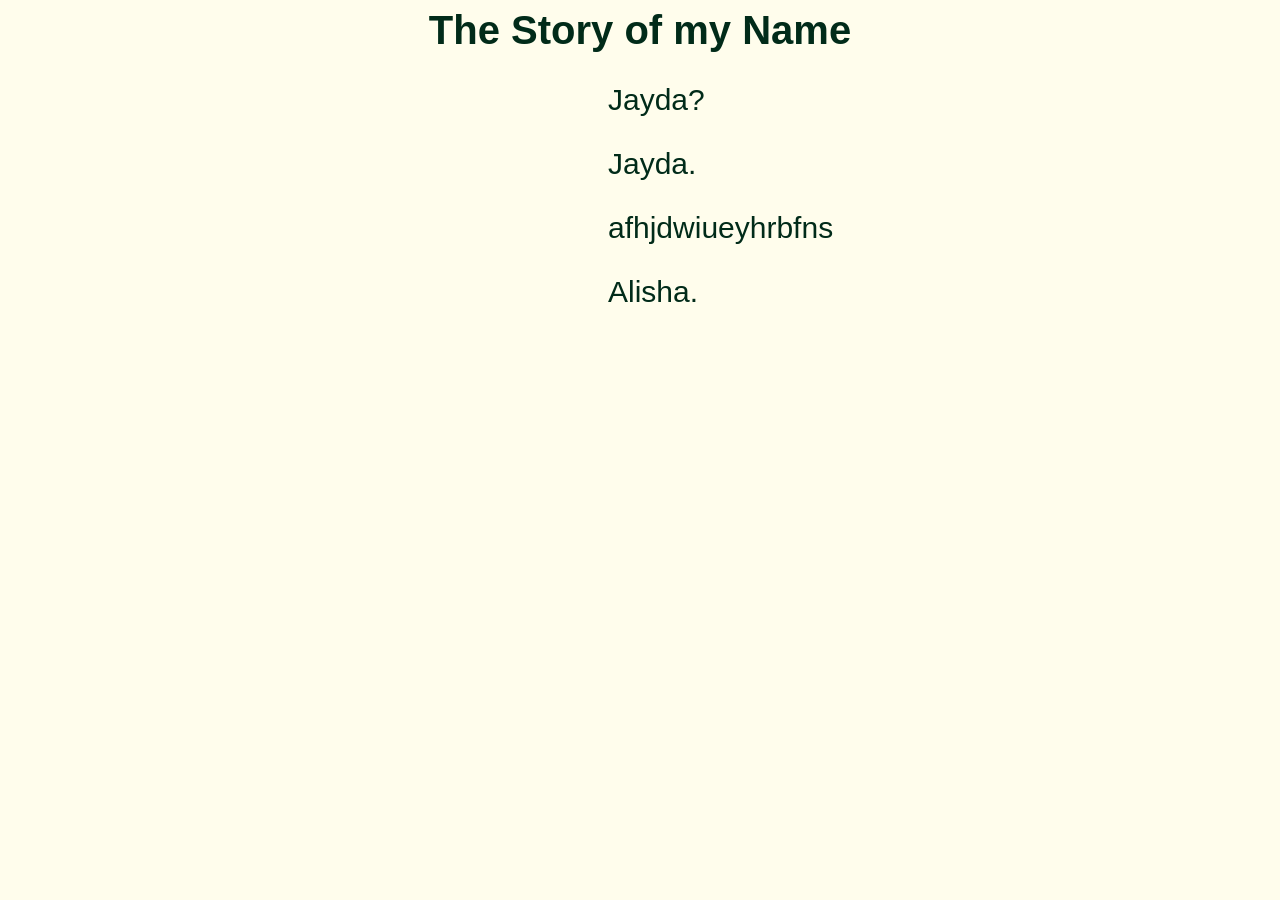
<file: index.html>
<html>
  <head>
    <title>Alisha's Site</title>
    <style>
    /* CSS goes here */
    body {
      background-color: #FFFDEC;
      color: #012B19;
      text-align: center;
      font-size: 20px;
      font-family: Helvetica;
    }

    .Alok1 {
      text-align: left;
      font-size: 30px;
      margin-right: 600px;
      margin-left: 600px;
    }
    .Alok2 {
      text-align: left;
      font-size: 30px;
      margin-right: 600px;
      margin-left: 600px;
    }
    .Neha1 {
      text-align: right;
      font-size: 30px;
      margin-right: 600px;
      margin-left: 600px;
    }
    .Neha2 {
      text-align: right;
      font-size: 30px;
      margin-right: 600px;
      margin-left: 600px;
    }
  /* CSS STOPS here */
    </style>
  </head>
<!-- HTML goes here! -->
  <body>
    <h1>The Story of my Name</h1>

<div class="Neha1">

    <p>  Jayda?
      </p>
  </div>

<div class="Alok1">

    <p>  Jayda.
      </p>
  </div>

  <div class="Neha2">

      <p>  afhjdwiueyhrbfns
        </p>
    </div>

  <div class="Alok2">

      <p> Alisha.</p>
    </div>


  </body>
</html>
<!-- HTML STOPS here! -->
</file>
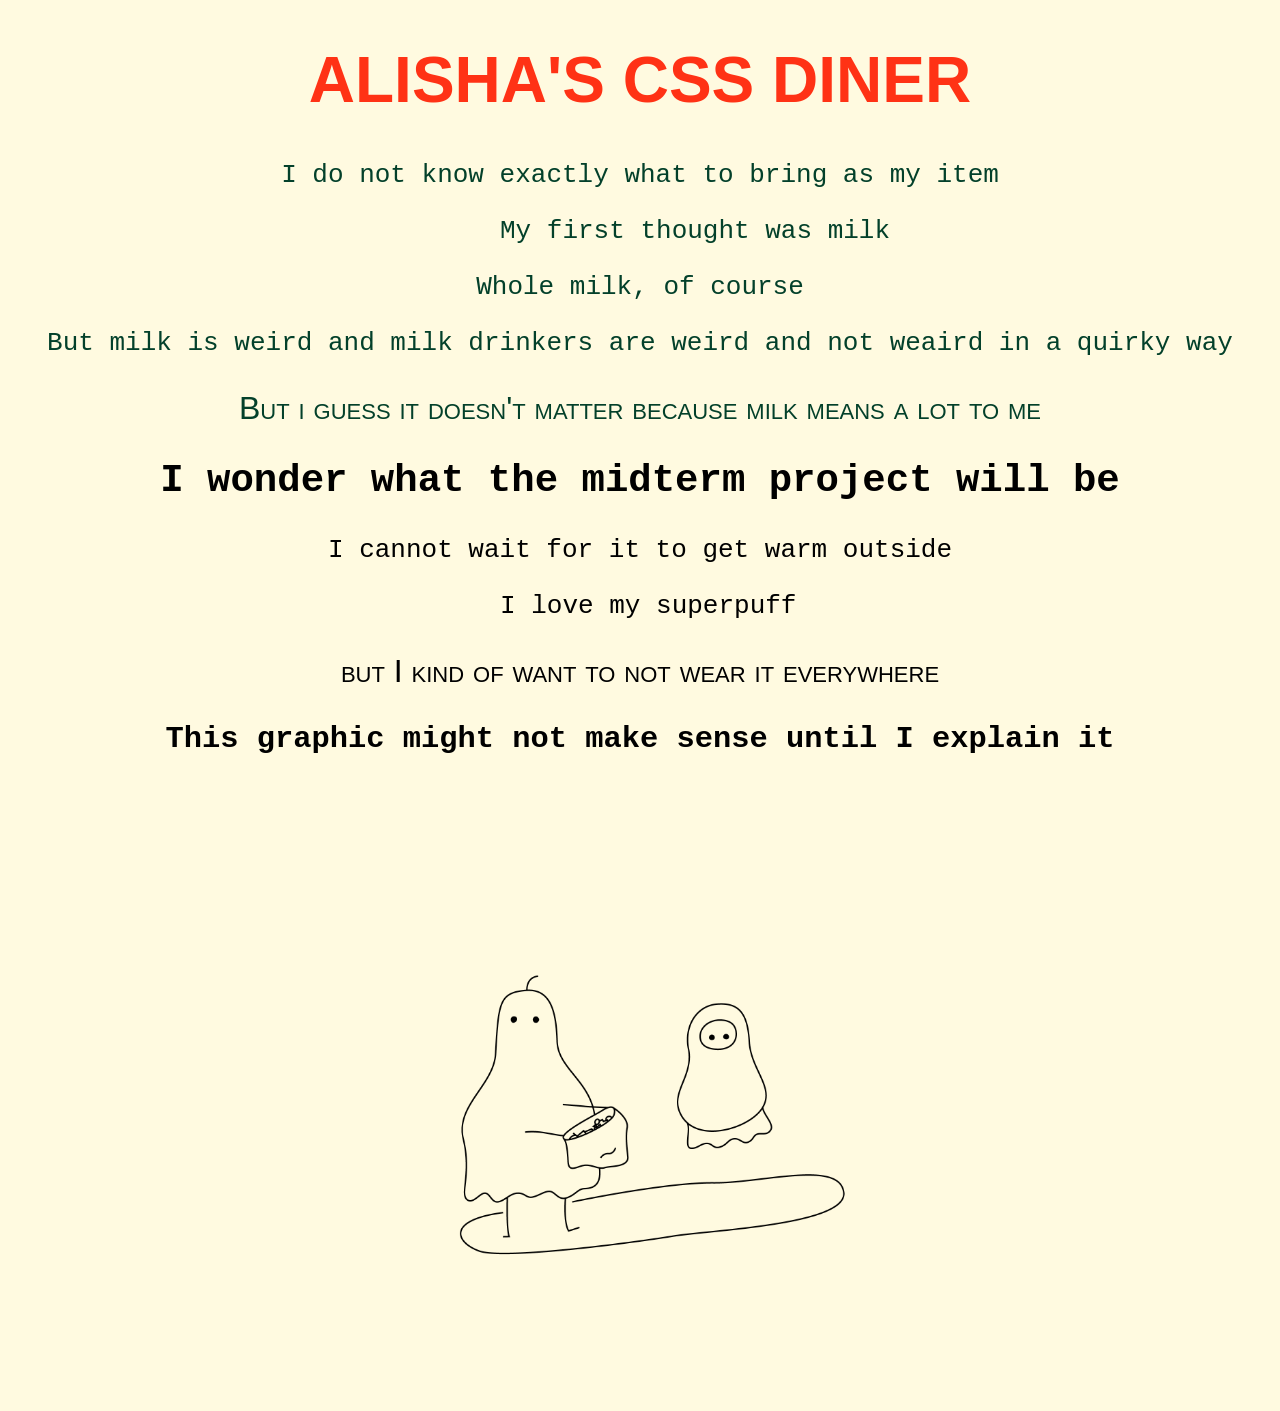
<file: css-diner:/index.html>
<!DOCTYPE html>
<html lang="en">

<head>
  <meta name="viewport" content="width=device-width, initial-scale=1">
  <link rel="stylesheet" type="text/css" href="style.css">
  <title>Alisha's CSS Diner</title>
</head>

<body>
  <h1 id="Header1">ALISHA'S CSS DINER</h1>
  <div class="very_classy">
    <p> I do not know exactly what to bring as my item</p>
    <p> My first thought was milk</p>
    <p> Whole milk, of course</p>
    <p> But milk is weird and milk drinkers are weird and not weaird in a quirky way</p>
    <p> But i guess it doesn't matter because milk means a lot to me</p>
  </div>
  <h2 id="header2">I wonder what the midterm project will be</h2>
  <div class="even_classier">
    <p> I cannot wait for it to get warm outside</p>
    <p> I love my superpuff </p>
    <p> but I kind of want to not wear it everywhere </p>
  </div>
  <h3 id="header3">This graphic might not make sense until I explain it</h3>
  <img src="images/trick_o_treat.png">
</body>

</html>
</file>
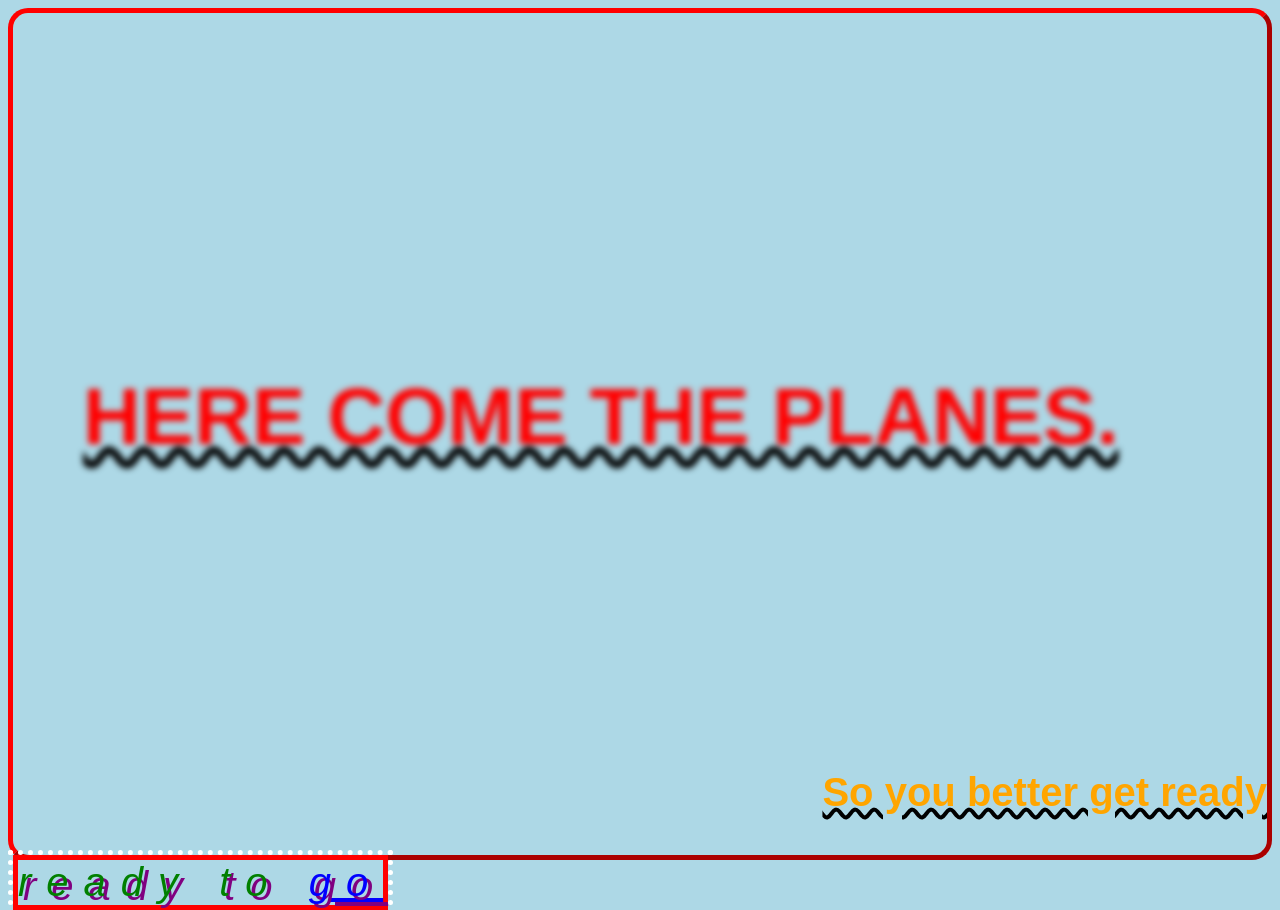
<file: here-come-the-planes/index.html>
<!DOCTYPE html>
<html>
  <head>
    <title>Alisha's Webring</title>
    <style>
      /* CSS goes here */
        body {
          background-color: lightblue;
          text-align: center;
          font-size: 40px;
          font-family: helvetica;
          border-style: outset;
          border-width: thick;
          border-color: red;
          border-radius: 20px;
          text-decoration: underline;
          text-decoration-style: wavy;
        }
        body:hover {
          background-image: repeating-linear-gradient(tomato, yellow 10%, hotpink 20%);
        }
        body:active{
          filter:invert(.8);
        }
        h1:hover {
          text-decoration: line-through;
          transform: rotate(30deg);
        }
        h1{
          text-indent: 70px;
          padding-top: 50px;
          color: red;
          text-align: left;
          text-transform: uppercase;
          position: relative;
          line-height: 600px;
          filter:blur(3px)
        }
        p:hover {
          text-shadow: 2px 2px 4px #000000;
          transform: scaleY(3.5);
          opacity: 0.5;
        }
        p{
          font-weight: bold;
          color: orange;
          text-align: right;
          word-wrap: break-word;
        }
        p2{
          letter-spacing: 15px;
          text-shadow: 5px 4px purple;
          font-style: italic;
          color: green;
          border: 5px solid red;
          outline: 5px dotted white;
          float: left;
        }
        p2:hover{
          transform:rotate3d(1, 1, 1, 45deg);
        }
        a{
          color: blue;
        }
        a:hover {
          filter: saturate(6);
          color: hotpink;
          background-image: linear-gradient(red, yellow);
        }
        a:visited {
        color: yellow;
        }
      /* CSS STOPS here */
    </style>
    </head>

  <!-- HTML goes here! -->
    <body>
      <h1>Here come the planes.</h1>
      <p> So you better get ready </p>
      <p2>ready to <a href="http://fionanicole.github.io/web-nyu-idm/here-come-the-planes">go</a>
      </p2>
  </body>
</html>
  <!-- HTML STOPS here! -->
</file>
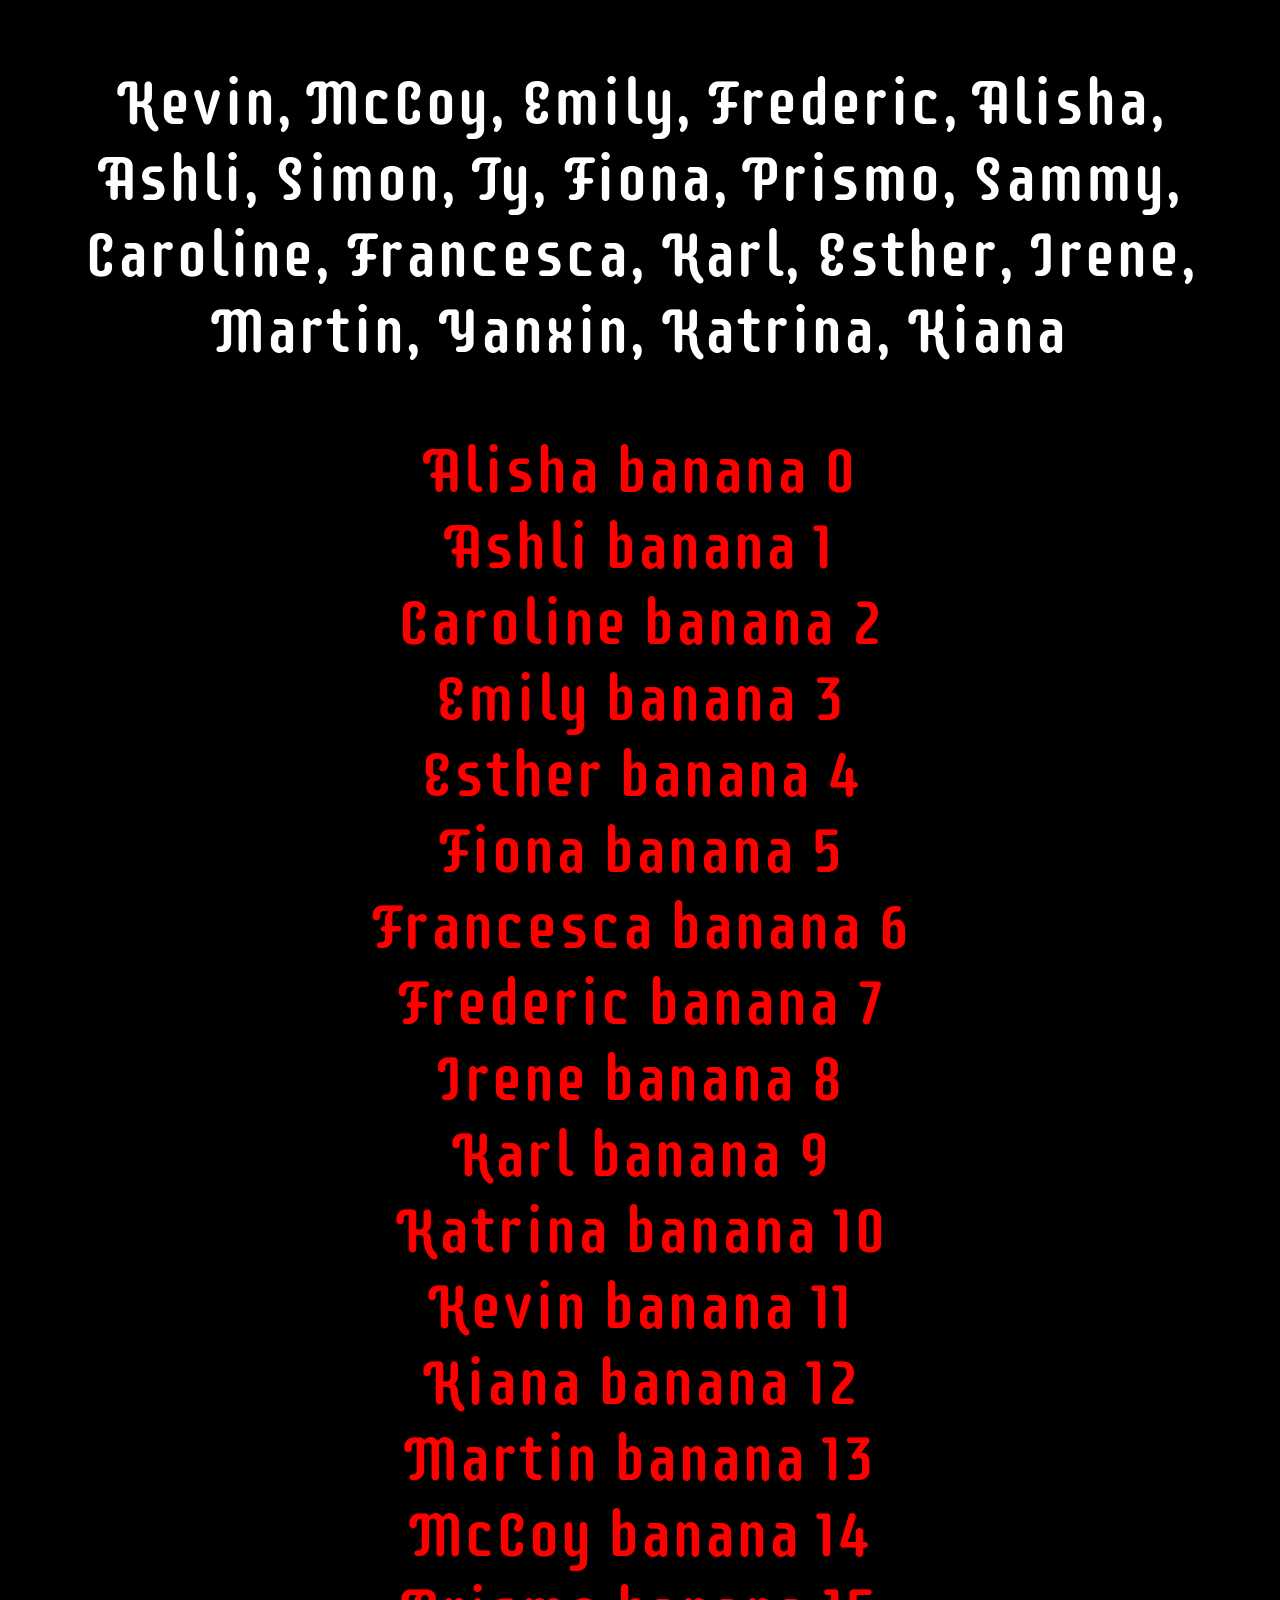
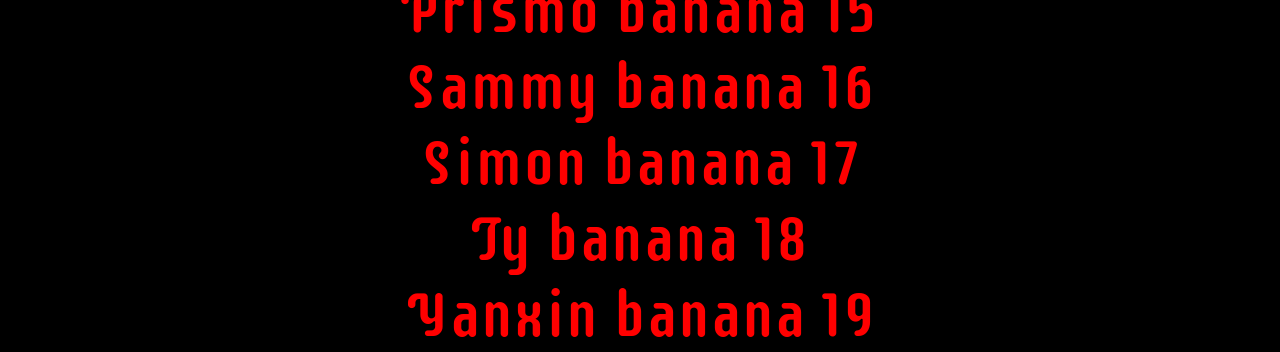
<file: javascript-playground/index.html>
<!DOCTYPE html>
<html>

<head>
  <!-- this line specifies the character set and helps you use emojis! -->
  <meta charset="utf-8">
  <!-- this line helps you make a responsive site -->
  <meta name="viewport" content="width=device-width,initial-scale=1">
  <script src="https://code.jquery.com/jquery-3.4.1.min.js" integrity="sha256-CSXorXvZcTkaix6Yvo6HppcZGetbYMGWSFlBw8HfCJo=" crossorigin="anonymous"></script>
  <link href="https://fonts.googleapis.com/css?family=Supermercado+One" rel="stylesheet">
  <link rel="stylesheet" href="main.css">
  <title>ARRAYS + LOOPS</title>
</head>

<body>
  <div class="allNames" id="name">
  </div>
  <div class="allNames" id="names">
  </div>
  <div class="allNames" id="sortedNames">
  </div>
  <div class="allNames" id="listNames">
  </div>
  <div class="challengeseven" id="alishasid">
    <p></p>
  </div>
</body>
  <script language="JavaScript" src="demo.js"></script>
  <script language="JavaScript" src="challenge.js"></script>
</html>
</file>
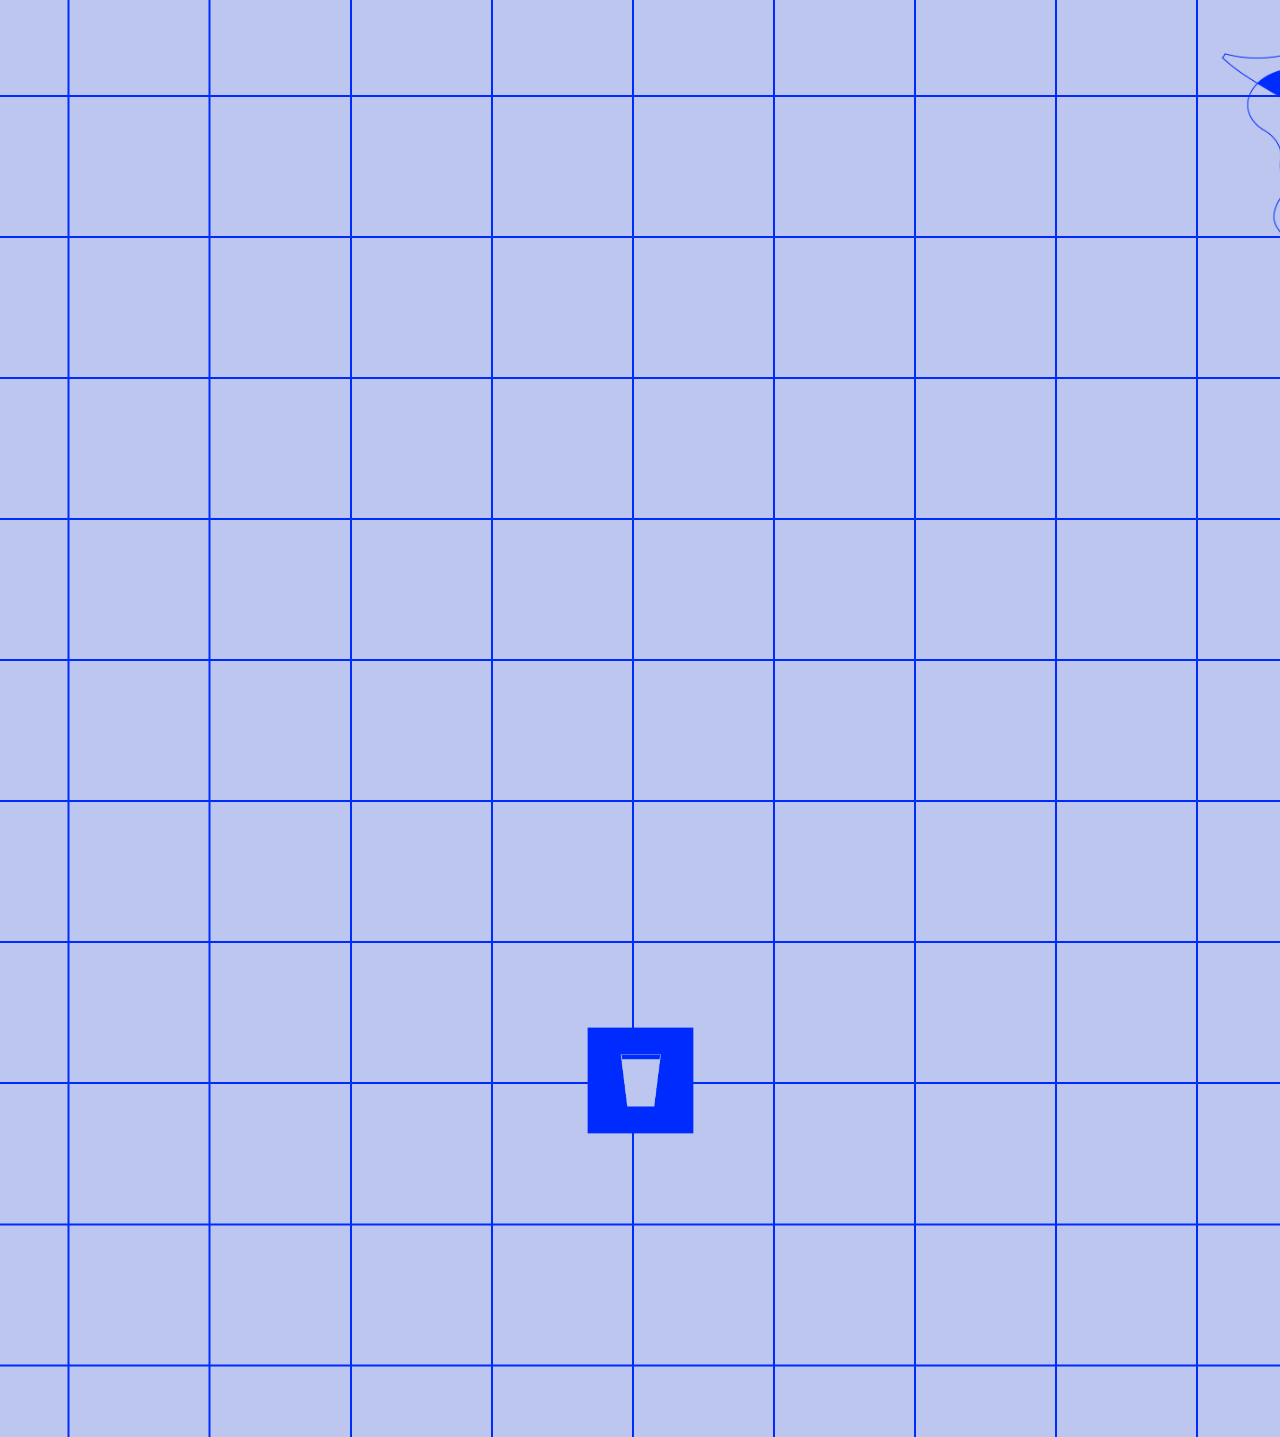
<file: object-meditation/index.html>
<!DOCTYPE html>
<html lang="en">

<head>
  <meta name="viewport" content="width=device-width, initial-scale=1">
  <link rel="stylesheet" type="text/css" href="pageonestyle.css">
  <title>S A D</title>
</head>

<body>
  <marquee behavior="scroll" direction="left">
    <img id="Marquee" src="images/clouds.png" alt="clouds" />
  </marquee>

  <a href="indextwo.html">
    <img id="milkOne" src="images/milkOne.png" alt="milk">
  </a>
</body>

</html>
</file>
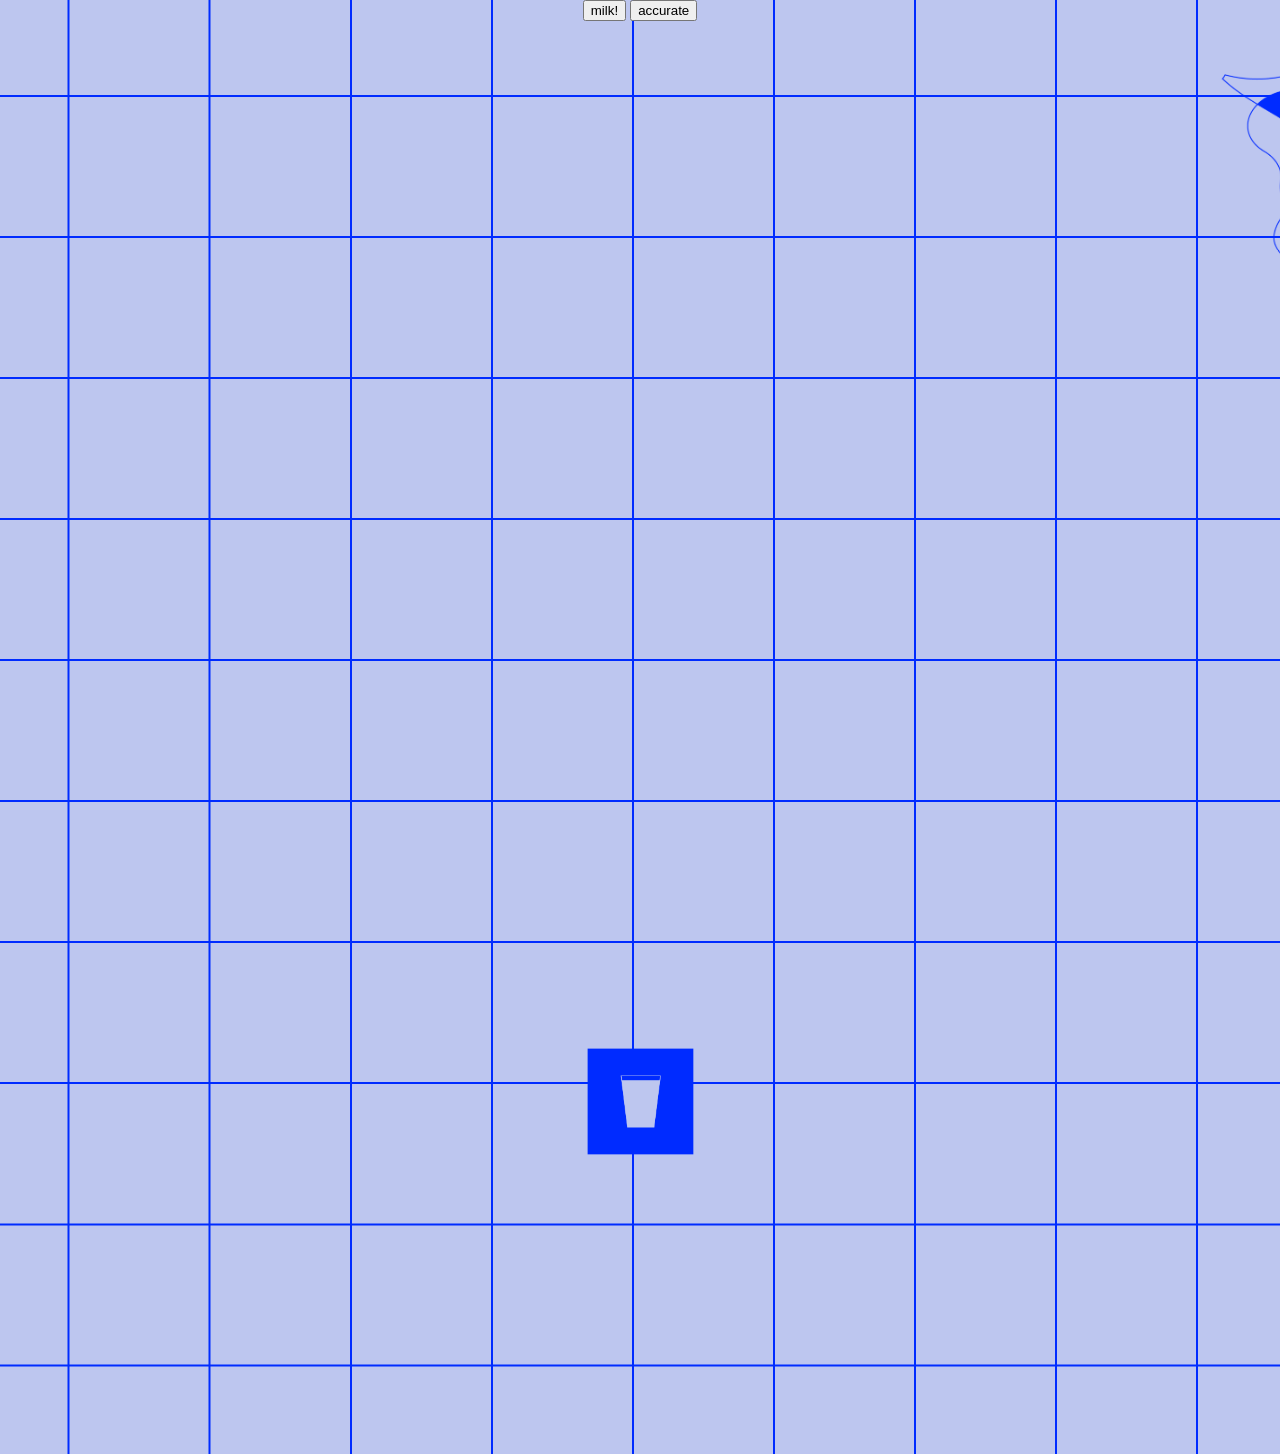
<file: midterm/PageOne/index.html>
<!DOCTYPE html>
<html lang="en">

<head>
  <script src="https://code.jquery.com/jquery-3.4.1.min.js" integrity="sha256-CSXorXvZcTkaix6Yvo6HppcZGetbYMGWSFlBw8HfCJo=" crossorigin="anonymous"></script>
  <script language="JavaScript" src="main.js"></script>
  <meta name="viewport" content="width=device-width, initial-scale=1">
  <link rel="stylesheet" type="text/css" href="pageonestyle.css">
  <title>S A D</title>
</head>

<body>
  <button id="milk">milk!</button>
  <button id="accurate">accurate</button>
  <marquee behavior="scroll" direction="left">
    <img id="Marquee" src="images/clouds.png" alt="clouds" />
  </marquee>
  <a href="../PageTwo/index.html">
    <img id="milkOne" src="images/milkOne.png" alt="milk">
  </a>
  <!-- <script type="text/javascript" src="script.js"></script> -->
</body>

</html>
</file>
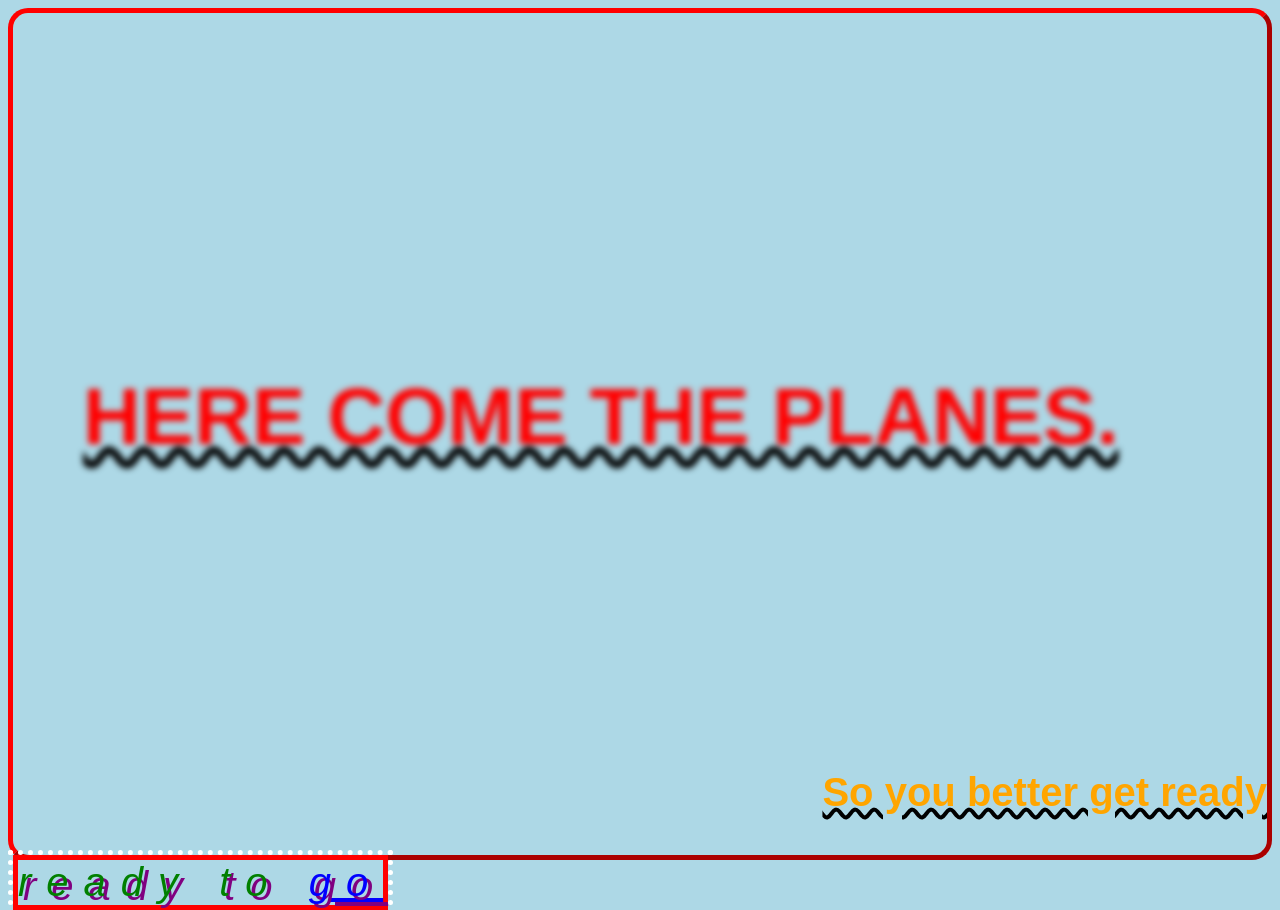
<file: here-come-the-planes/index-commented.html>
<!-- this is the very first thing in an html document, it is not an HTML tag, despite looking like one, and tells the browser what version of HTML to use -->
<!DOCTYPE html>
<!-- this tells the browser that this is an html document and defines the root and layout -->
<html>
<!-- the head tag is an HTML tag that does not show anything in the browser but it contains other tags like title and heading.
It also holds the CSS which is pretty cool!! -->
  <head>
    <!-- the title is what shows up in the browser tab! So when you open this webpage it'll say "Alisha's Webring" -->
    <title>Alisha's Webring</title>
<!-- the style tag is my favorite because it is where you get to make things pretty.
This webpage happens to not be pretty at all because i was experimenting with different CSS styles instead of rEAally going for an aesthetic.
The style tag holds the CSS that allow for a better user experience. The style must be inside the head tag. -->
    <style>
      /* CSS goes here */
      /* this is how you modify html elements with css. you put their names (defined in html) with curly brackets and all the css information inside them */
        body {
          /* background color changes the background color of the document and because it is in the body itll change the whole thing. */
          background-color: lightblue;
          /* this will move the text to the center of the webpage by default but there are other css comands in different parts that will move them from the center */
          text-align: center;
          /* font size sets the size that the browser will start with, the headers and other tags will be sized down from herex */
          font-size: 40px;
          /* this will change the type family for the body, so you can choose fonts like helvetica, arial, verdana etc. However you choose the typeface with a different command */
          font-family: helvetica;
          /* Border style: outset will create a 3d looking border around your document content */
          border-style: outset;
          /* border-width tells the browser how thick to make the element's 4 borders.you can define this in pixels or using words like thin or thick */
          border-width: thick;
          /* border color defines the color of an element, but this color is subject to change in a 3d style border as the browser will add a shadow */
          border-color: red;
          /* border radius uses the measure of px (pixels) to round the corners of the default square border. */
          border-radius: 20px;
          /* text decoration sounds much more fun than it actually is. It is really just the option to put an underline, overline, or line through your text. */
          text-decoration: underline;
          /* text decoration style is where you can have fun with a boring underline! I changed mine to wavy but it could also be dashed and dotted. */
          text-decoration-style: wavy;
        }
        /* hover is a CSS selector that will work when your mouse is over a defined part of the document. It can be used on all elements and any style you want can be added to it.
        in this case, I had my background change to this crazy gradient when you mouse over the text. */
        body:hover {
          /* the background "image" does not need to be a separate image. In this case it is created within my code as a gradient. This goes in the body element */
          background-image: repeating-linear-gradient(tomato, yellow 10%, hotpink 20%);
        }
        /* the active selector works when things are clicked. This tells the browser to perform whatever it is tasked with only while the mouse is being pressed. */
        body:active{
          /* filters are a property you can use to manipulate your elements with css. Some options include adding a blur, inverting, and changing the saturation. */
          filter:invert(.8);
        }
        h1:hover {
          /* text decoration line through is a css element that will modify your html text by putting a line through the text. */
          text-decoration: line-through;
          /* transform is a property you can add to different elements that will make you webpage come "alive."
          I think transform is really fun because usually text elements dont move around on webpages. In this case my heading one will
          rotate 30 degrees when a cursor hovers over it */
          transform: rotate(30deg);
        }
        h1{
          /* text indent creates an indent in a line of text just as a paragraph in an essay would. */
          text-indent: 70px;
          /* padding  adds space between an element's content and the border*/
          padding-top: 50px;
          /* color changes the color of an element! Using hex codes, rgb values, or color names. */
          color: red;
          /* this will move the text to the left of the browser page */
          text-align: left;
          /* text transform can change your capitalization within css, which is interesting because the text is written in HTML */
          text-transform: uppercase;
          /* relative position will tell the browser to position an element relative to the normal position.
          However, it is not working here as there are no defined measurements. */
          position: relative;
          /* line height defines the space above and below the text elements */
          line-height: 600px;
          /* the blur filter blurs the HTML element via CSS. I think it adds a cool effect where it looks far away. */
          filter:blur(3px)
        }
        p:hover {
          /* text shadow can be used to create a 3d effect or just a cool type face. In this case it makes the text look 3d */
          text-shadow: 2px 2px 4px #000000;
          /* the scale transform function will stretch an element. In this case it is only stretched vertically as it is scaleY */
          transform: scaleY(3.5);
          /* opacity changes how translucent the element will be. This can be fun to layer with a blending mode. */
          opacity: 0.5;
        }
        p{
          /* font weight changes the typeface of the HTML element within a type family defined in body */
          font-weight: bold;
          /* this tells the browser what color to set the element to, however it can be manipulated once set through filters. */
          color: orange;
          /* The element is positioned to the right of the browser */
          text-align: right;
          /* word wrap is handy when your text is stretching off screen or exceeding the width of the browser so it wraps down to a new line */
          word-wrap: break-word;
        }
        p2{
          /* letter spacing is the tracking of the letters in an HTML element, not to be confused with kerning. */
          letter-spacing: 15px;
          /* in this case, the text shadow is not see through or blurred so it is just adds a collage-y look with a different color */
          text-shadow: 5px 4px purple;
          /* font style changes the typeface within a type family which is helvetica in this project */
          font-style: italic;
          /* this tells the browser via css what color, in this case green, to make the element */
          color: green;
          /* this CSS property creates a border around the element within it */
          border: 5px solid red;
          /* the outline is very similar to the border, but will be placed just outside the border. */
          outline: 5px dotted white;
          /* float works similarly to text align, except it moves any element */
          float: left;
        }
        /* the hover tag tells the browser to activate elements and changes while your curser is on top of an element. */
        p2:hover{
          /* rotate 3d rotates an element in the x, y, and z directions */
          transform:rotate3d(1, 1, 1, 45deg);
        }
        a{
          /* color specfies the color of an element, here it is text. You can use many different color systems to specify. */
          color: blue;
        }
        /* here, the hover tells the broswer what to do only when hovering over the link, even though it is embeded within p2 */
        a:hover {
          /* saturate uses css to change the saturation of a pre-defined color of an element */
          filter: saturate(6);
          /* hotpink is one of the prerecognized css colors. another one that i like a lot is tomato */
          color: hotpink;
          /* a linear gradient is different from a repeating gradient as it is just one flow of colors instead of a pattern */
          background-image: linear-gradient(red, yellow);
        }
        /* visited is used to change an element after a user has clicked something. In this case, the link will change color after the user clicks it once. */
        a:visited {
        /* color specfies the color of an element, here it is text. You can use many different color systems to specify. */
        color: yellow;
        }
      /* CSS STOPS here */
    /* this closes the style tag and tells the browser that the CSS elements stop here */
    </style>
    <!-- this closes the head html tag, telling the broswer that there is no more styles, meta information, or scripts left to read. -->
    </head>

  <!-- HTML goes here! -->
  <!-- The body tag contains all the information and elements in the html section. This can be links, text, images, and more -->
    <body>
      <!-- h1 is the first header. Text in html is organized into a hierarchy, and browsers read headings with a set of default values.
      Headers will be smaller than the title. -->
      <h1>Here come the planes.</h1>
      <!-- P is the paragraph html tag, which like headers, will have a default list of settings. Paragraph styles are smaller than headings. -->
      <p> So you better get ready </p>
      <!-- html allows you to add multiple paragraphs by marking another down as p2, p3, and so on. -->
      <!-- the a tag is an html link. part of the a tag is the href attribute that will tell the browser what the links destination is -->
      <p2>ready to <a href="http://fionanicole.github.io/web-nyu-idm/here-come-the-planes">go</a>
        <!-- closing the tags with the slash tells the browser when a certain element is closed and done -->
      </p2>
      <!-- closing the body tag indicates that there will be no more html information included in the document -->
  </body>
  <!-- closing the html tag tells the browser that the html elements are finished here -->
</html>
  <!-- HTML STOPS here! -->
</file>
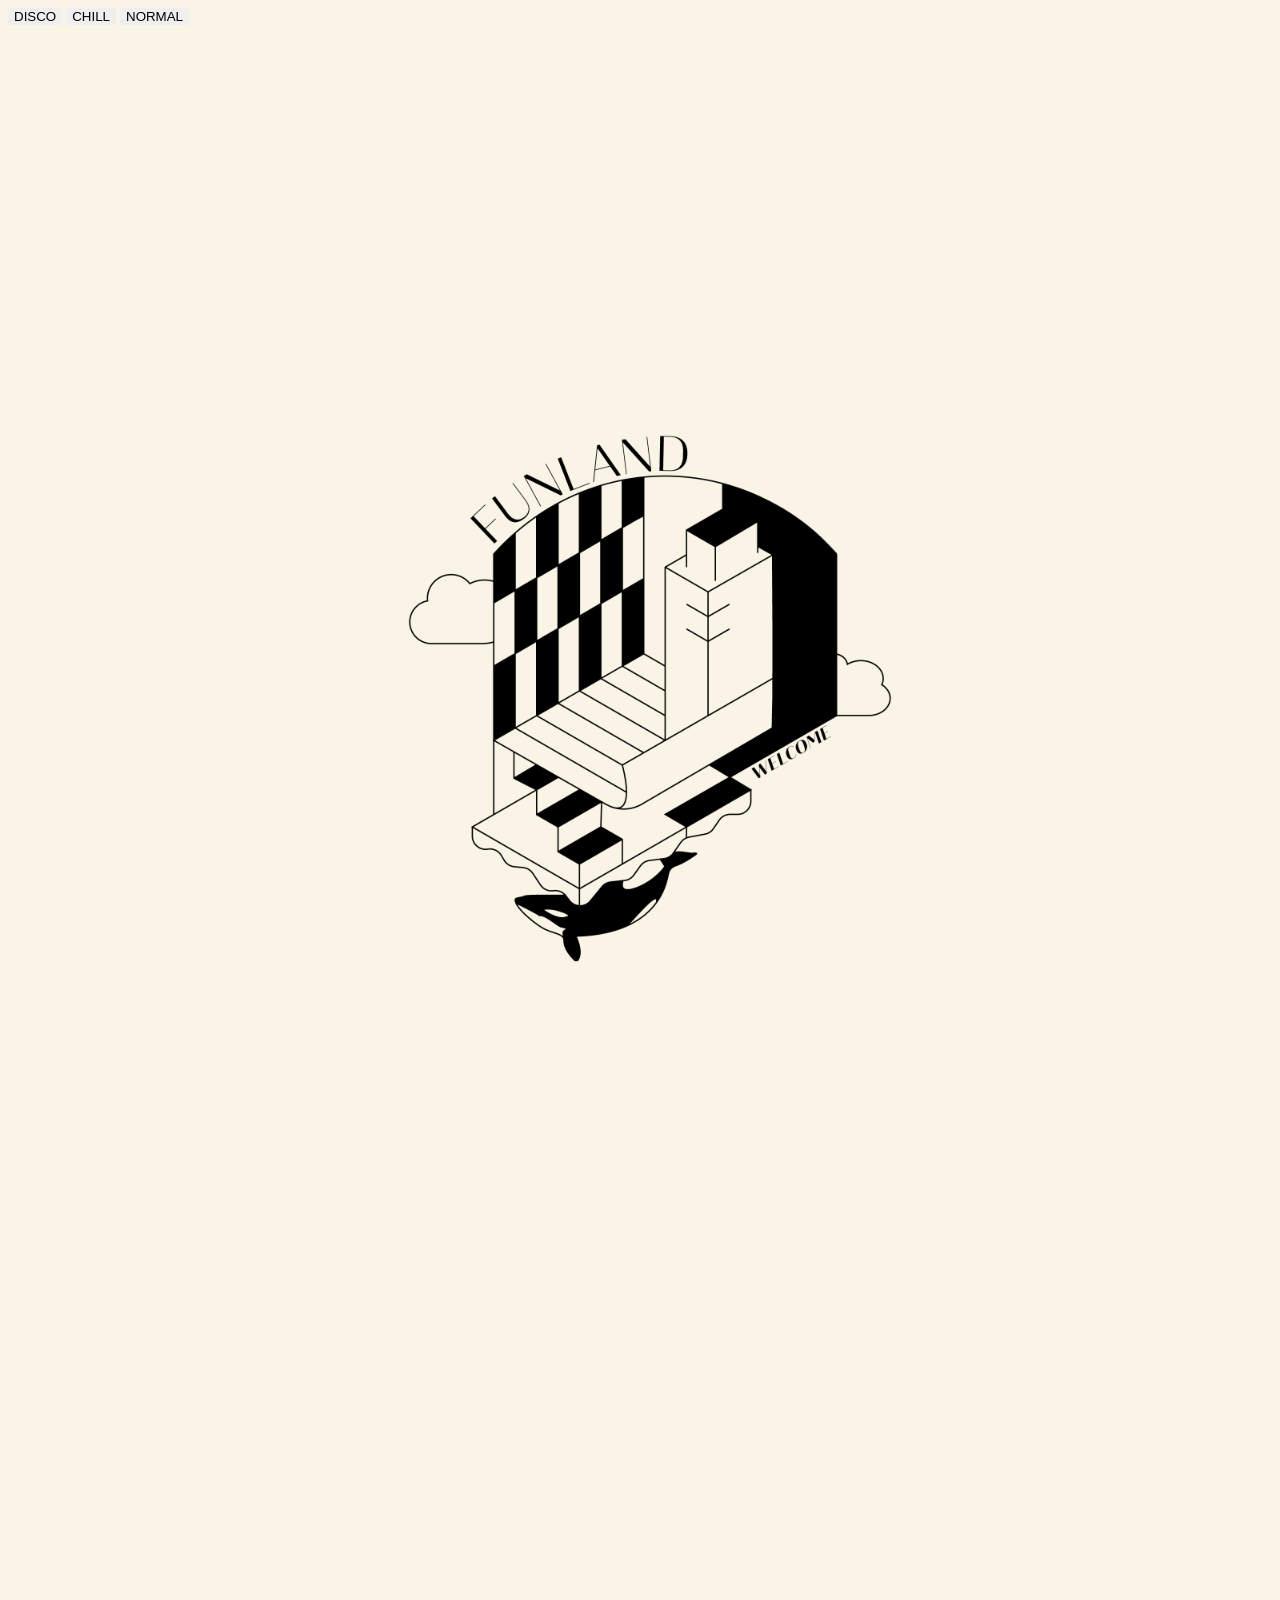
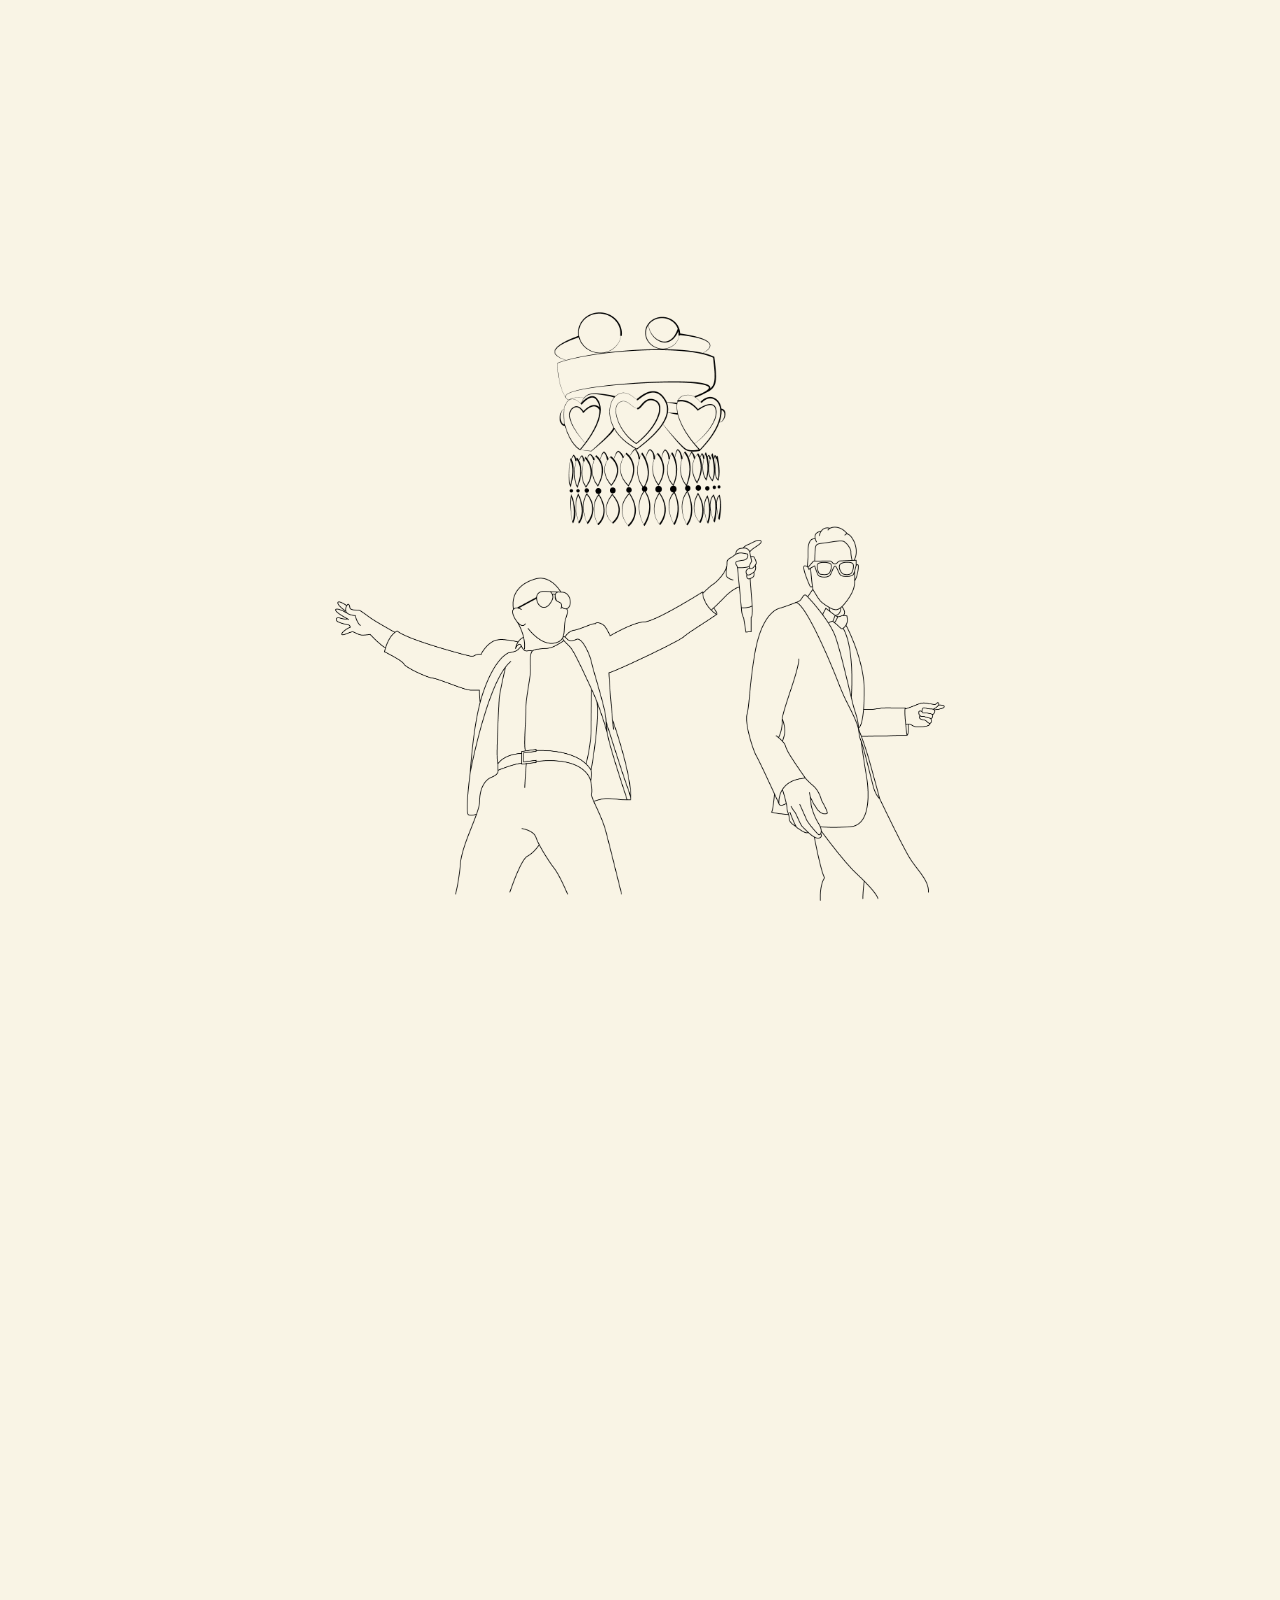
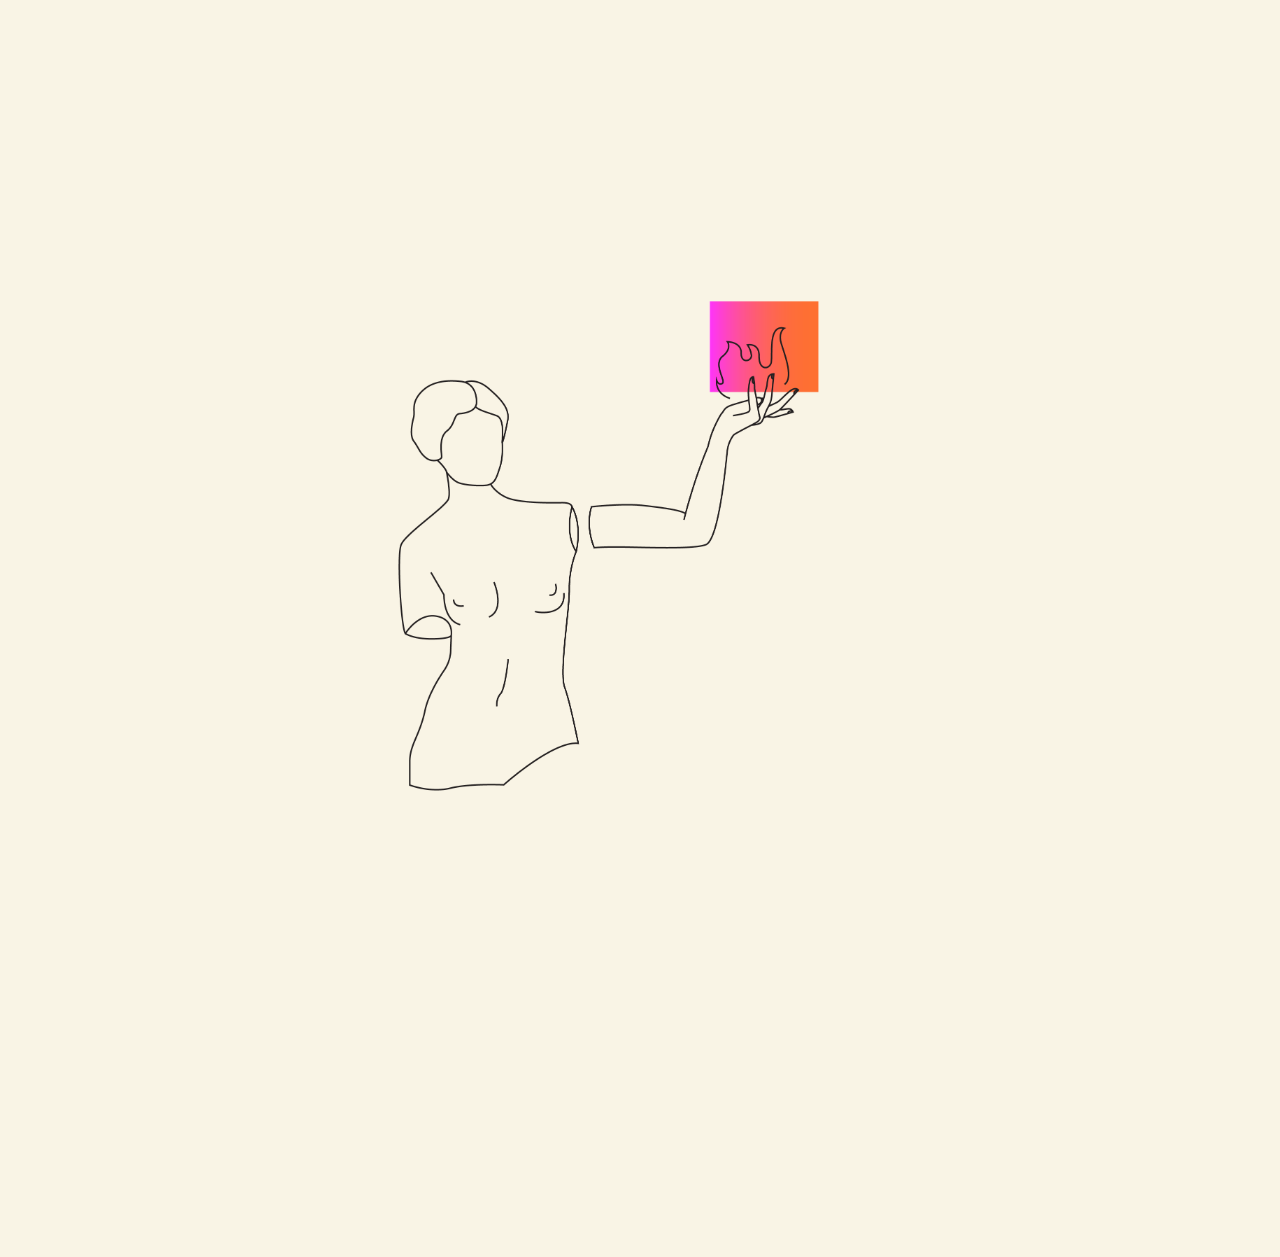
<file: object-meditation/indexfour.html>
<!DOCTYPE html>
<html lang="en">

<head>
  <script src="https://code.jquery.com/jquery-3.4.1.min.js" integrity="sha256-CSXorXvZcTkaix6Yvo6HppcZGetbYMGWSFlBw8HfCJo=" crossorigin="anonymous"></script>
  <script language="JavaScript" src="main.js"></script>
  <meta name="viewport" content="width=device-width, initial-scale=1">
  <link rel="stylesheet" type="text/css" href="pagefourstyle.css">
  <title>H O M E</title>
</head>

<body>

  <button id="discobutton" type="button">DISCO</button>
  <button id="chillbutton" type="button">CHILL</button>
  <button id="normalbutton" type="button">NORMAL</button>

  <a href="index.html">
    <img id="funland" src="images/funland.png" alt="funland">
  </a>
  <div class="home">
    <img id="boys" src="images/my_boys.png" alt="pitbullandgoldblum">
    <img id="rings" src="images/rings.png" alt="rings">
  </div>
  <a href="https://vimeo.com/399493817">
  <img id="venus" src="images/fire_venus.png" alt="venus">
  </a>
  <!-- <script type="text/javascript" src="script.js"></script> -->
</body>

</html>
</file>
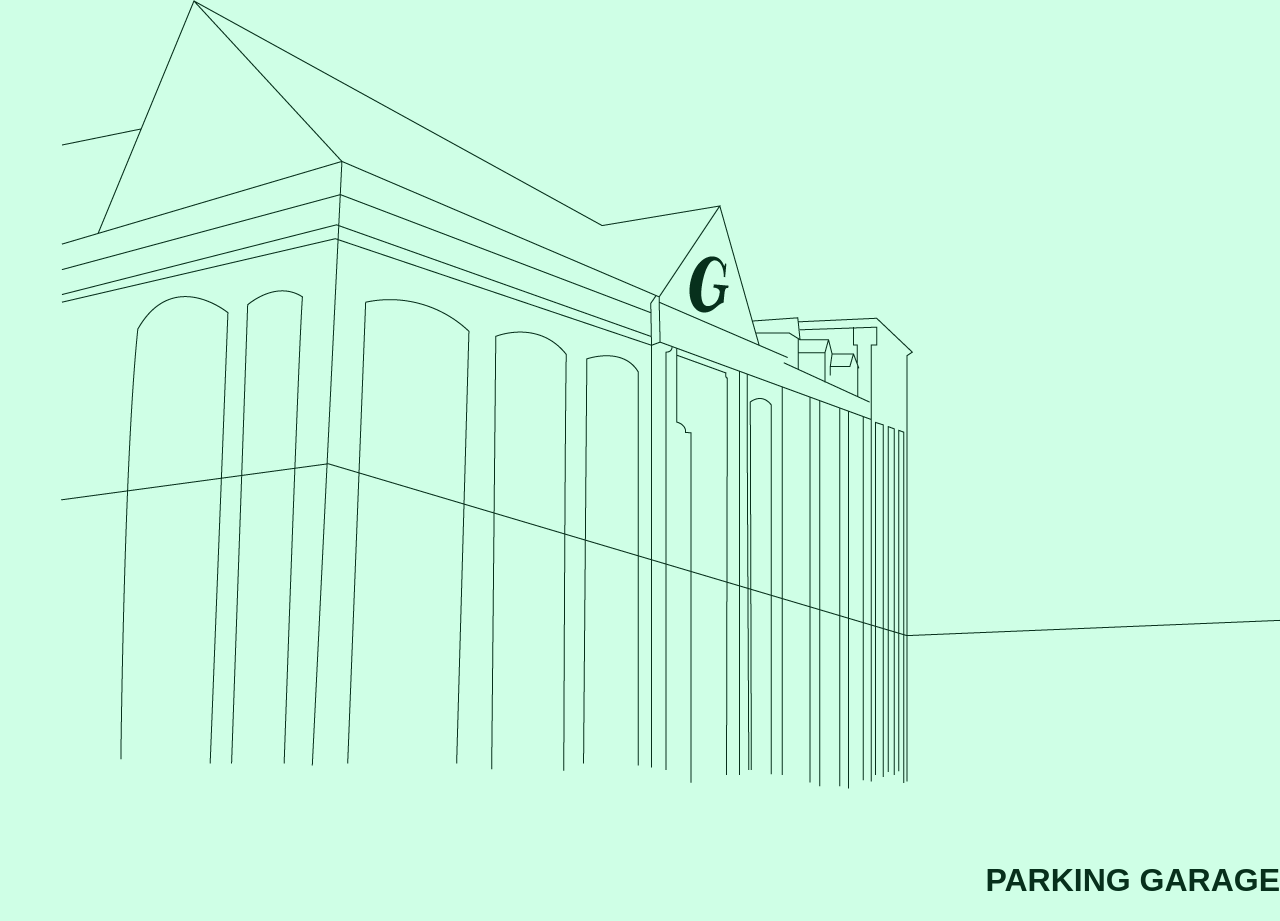
<file: object-meditation/indexthree.html>
<!DOCTYPE html>
<html lang="en">

<head>
  <meta name="viewport" content="width=device-width, initial-scale=1">
  <link rel="stylesheet" type="text/css" href="pagethreestyle.css">
  <title>G I A N T</title>
</head>

<body>

  <a href="indexfour.html">
    <img id="giant" src="images/giant.png" alt="wonderful">
    <h2>ENTER GIANT</h2>
  </a>
  <a href="indexfive.html">
    <h1>PARKING GARAGE</h1>
  </a>
</body>

</html>
</file>
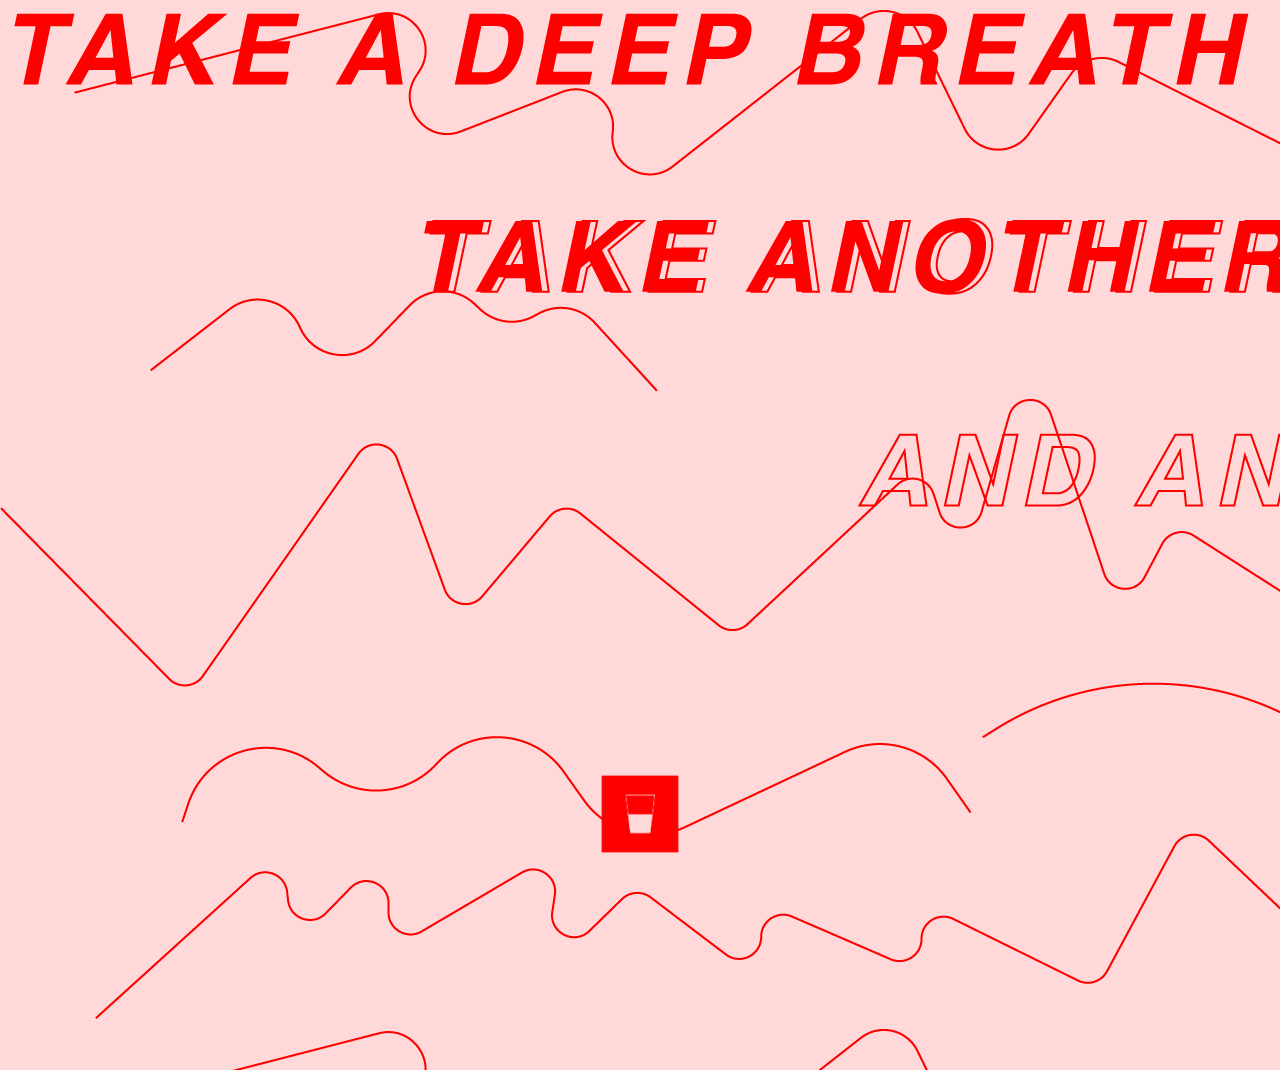
<file: object-meditation/indextwo.html>
<!DOCTYPE html>
<html lang="en">

<head>
  <meta name="viewport" content="width=device-width, initial-scale=1">
  <link rel="stylesheet" type="text/css" href="pagetwostyle.css">
  <title>C A L M</title>
</head>

<body>
  <img id="breath" src="images/breathe.png" alt="breathe" />

  <a href="indexthree.html">
  <img id="milktwo" src="images/milktwo.png" alt="milk2" />
</a>
</body>

</html>
</file>
<file: css-diner:/style.css>
/* This is default helpul CSS to include - dont edit this part unless... you want to */
html,
body {
  margin: 0;
  padding: 0;
}

*, *:before, *:after {
  box-sizing: inherit;
}
/* THE END of default helpful basic CSS to include. EDIT the stuff BELOW this line*/


body {
  background-color: #FFFAE0;
  text-align: center;
  font-family: monospace;
  font-size: 2em;
}
/* Using level 3, I call to h1 using an id */
#Header1{
  color:#FF3215;
  font-family: sans-serif;
  text-align: center;
}
/* using level 6, i call to this div class with .very_classy */
.very_classy {
  color: #03402A;
  display: block;
  margin: auto;
}
/* using levels 15 and 17 I call to specific elements within the divs */
div p:first-child{
  color: ##5188FF;
}
div p:last-child{
  font-family: sans-serif;
  font-variant: small-caps;
}
/* using level 21 I select the second p item in both divs using nth of type */
p:nth-of-type(2){
  margin-left: 500px;
  text-align: left;
}
img {
  width: 40%;
  padding: 2em;
}
</file>
<file: javascript-playground/main.css>
body,html{
    height: 100%;
    margin: 0;
    padding: 0;
    border: 0;
}

body {
  padding: 1em;
  text-align: left;
  background-color: black;
  font-size: 4em;
  font-family: 'Supermercado One', cursive;
  color: white;
}

.allNames {
    margin: auto;
    display: block;
    text-align: center;
    margin-bottom: 1em;
}

#names {
  color: pink;
}

#sortedNames {
  color: hotpink;
}

#listNames {
  color: red;
}
</file>
<file: object-meditation/pageonestyle.css>
html,
body {
  margin: 0;
  padding: 0;
}

*, *:before, *:after {
  box-sizing: inherit;
}

body {
  background-image: url("images/grid.png");
  background-color: #bdc6ef;
  text-align: center;
}

#Marquee {
  width: 100%;
  height: 100%;
}

#milkOne {
  transform: scale(.15);
}
@media screen and (max-width: 768px) {
  body {
    background-image: none;
  }
}
@media screen and (max-width: 500px) {
  body {
    background-image: none;
  }
  #Marquee{
    visibility: hidden;
  }
}

@media screen and (max-width: 320px) {
  body {
    background-image: radial-gradient(#bdc6ef, white);
    }
  #Marquee{
    visibility: hidden;
  }
}
</file>
<file: midterm/PageOne/pageonestyle.css>
html,
body {
  margin: 0;
  padding: 0;
}

*, *:before, *:after {
  box-sizing: inherit;
}

body {
  background-image: url("images/grid.png");
  background-color: #bdc6ef;
  text-align: center;
}

#Marquee {
  width: 100%;
  height: 100%;
}

#milkOne {
  align-items: center;
  vertical-align: bottom;
  transform: scale(.15);
}
@media only screen and (max-width: 600px) {
  body {
    background-color: lightblue;
  }
}
</file>
<file: object-meditation/pagefourstyle.css>
html,
body {
}


body {
  background-color: #f9f4e5;
}
button{
  border-width: 0px;
  vertical-align: text-top;

}
#funland {
  margin-right: 400px;
  transform: scale(.4);
}

.home{
  display: flex;
  flex-direction: column-reverse;
  justify-content: flex-end;
  transform: scale(.35);
}

#venus {
  transform: scale(.35);
}

#boys {
  align-self: center;
}

#rings {
  align-self: center;
}

@media screen and (max-width: 768px) {
  body {
  }
  #rings {
    visibility: hidden;
  }
  #boys {
    visibility: hidden;
  }
}

@media screen and (max-width: 500px) {
  #rings {
    visibility: hidden;
  }
  #venus {
    visibility: hidden;
  }
  #boys {
    visibility: hidden;
  }
  #funland {
    transform: scale(.35);
  }
}

@media screen and (max-width: 320px) {
  body {
    background-image: linear-gradient(#f9f4e5, white);
    }
}
</file>
<file: object-meditation/pagethreestyle.css>
html,
body {
  margin: 0;
  padding: 0;
}

*, *:before, *:after {
  box-sizing: inherit;
}

body {
  background-color: #CFFFE6;
  font-family: "helvetica";
}

h1{
  color: #07301c;
  text-align: right;
}
h2{
  visibility: hidden;
  text-align: right;
  color: #07301c;
}
a:link{
  text-decoration: none;
}
@media screen and (max-width: 768px) {
  body {
    background-image: linear-gradient(#CFFFE6, white);
  }
}

@media screen and (max-width: 500px) {
  body {
  }
}

@media screen and (max-width: 320px) {
  body {
    background-image: radial-gradient(#CFFFE6, white);
    }
  #giant{
    visibility: hidden;
  }
  h1{
    text-align: center;
  }
  h2{
    visibility: visible;
  }
}
</file>
<file: object-meditation/pagetwostyle.css>
html,
body {
  margin: 0;
  padding: 0;
}

*, *:before, *:after {
  box-sizing: inherit;
}

body {
  background-image: url("images/lineys.png");
  background-color: #FFD9D9;
}

#breathe{
  transform: scale(.65);
}

#milktwo{
  transform: scale(.15);
  display: block;
  margin-left: auto;
  margin-right: auto;
 width: 40%;
}

@media screen and (max-width: 768px) {
  body {
    background-image: none;
  }
  #milktwo{
    transform: scale(.65);
  }
}

@media screen and (max-width: 500px) {
  body {
    background-image: none;
  }
  #milktwo{
    transform: scale(1);
  }
}

@media screen and (max-width: 320px) {
  body {
    background-image: radial-gradient(#FFD9D9, white);
    }
  #breathe{
    visibility: hidden;
    }
  #milktwo{
    transform: scale(1);
  }
}
</file>
